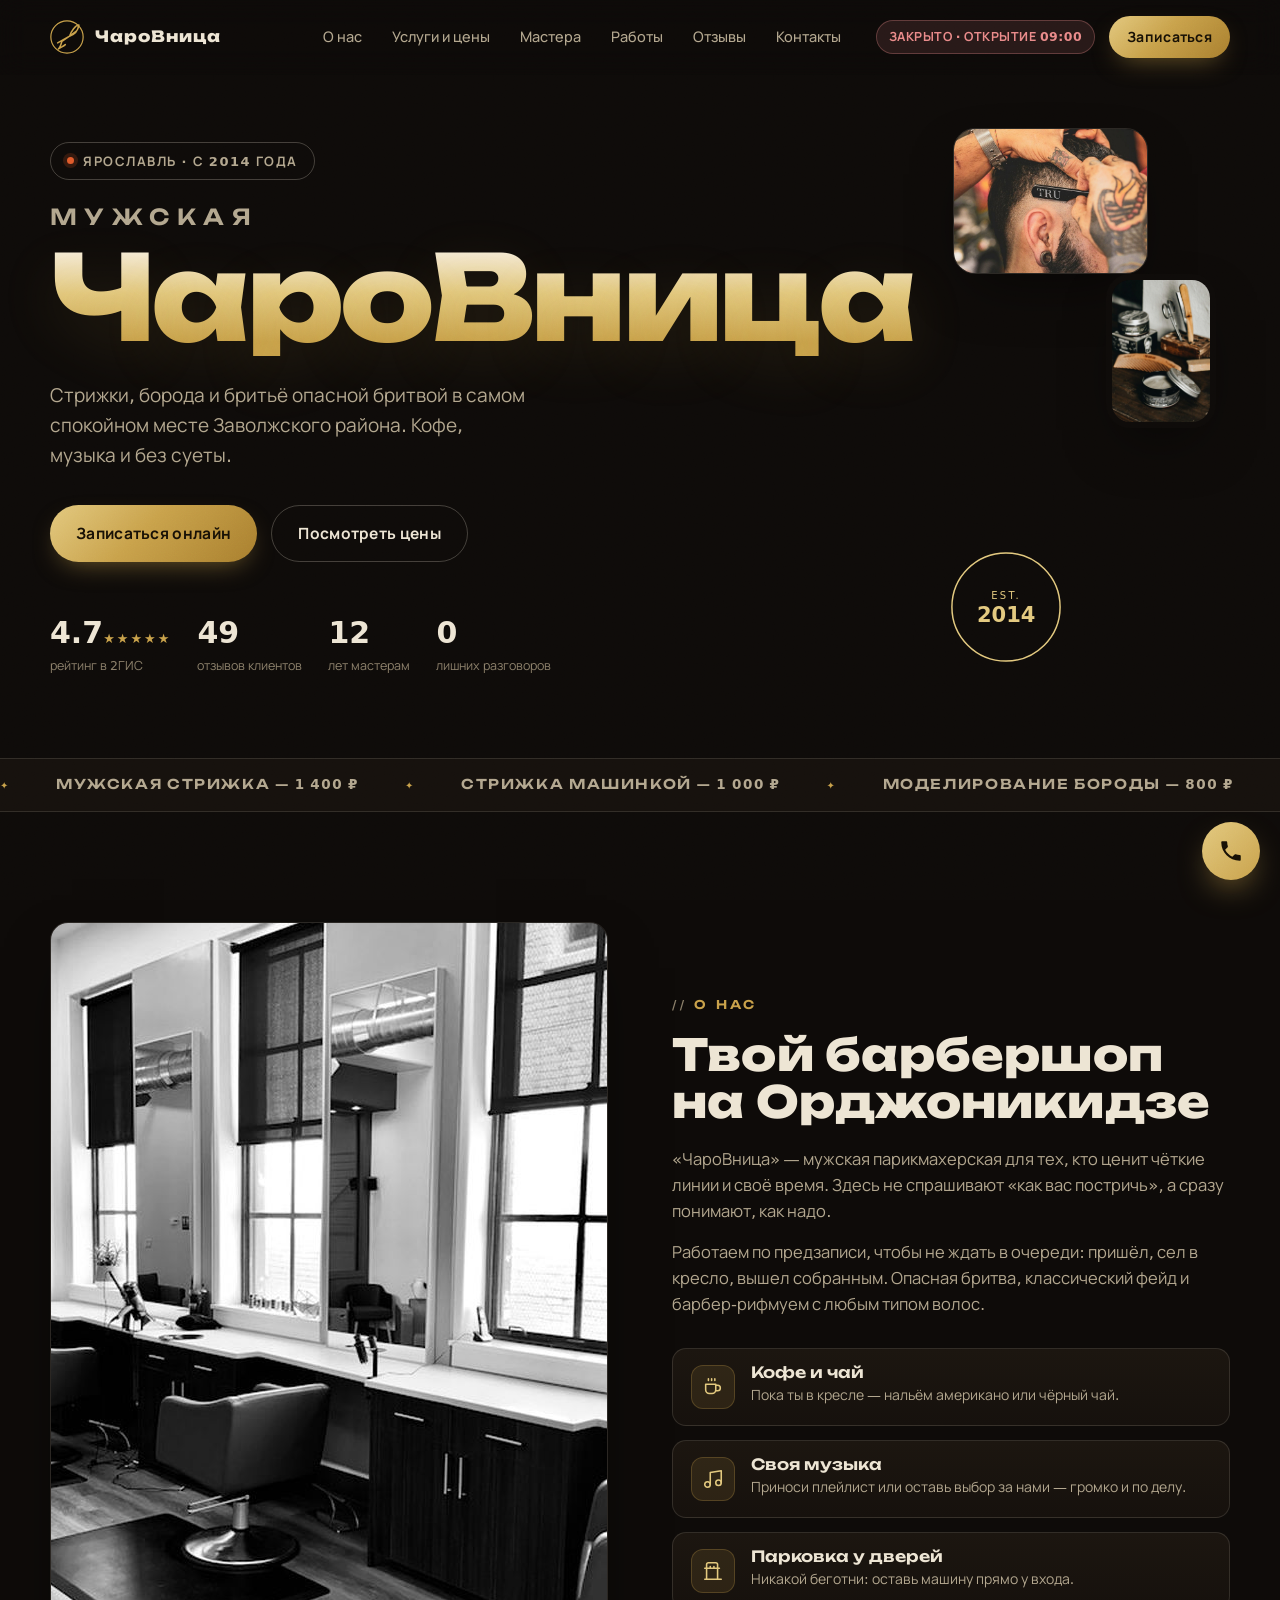
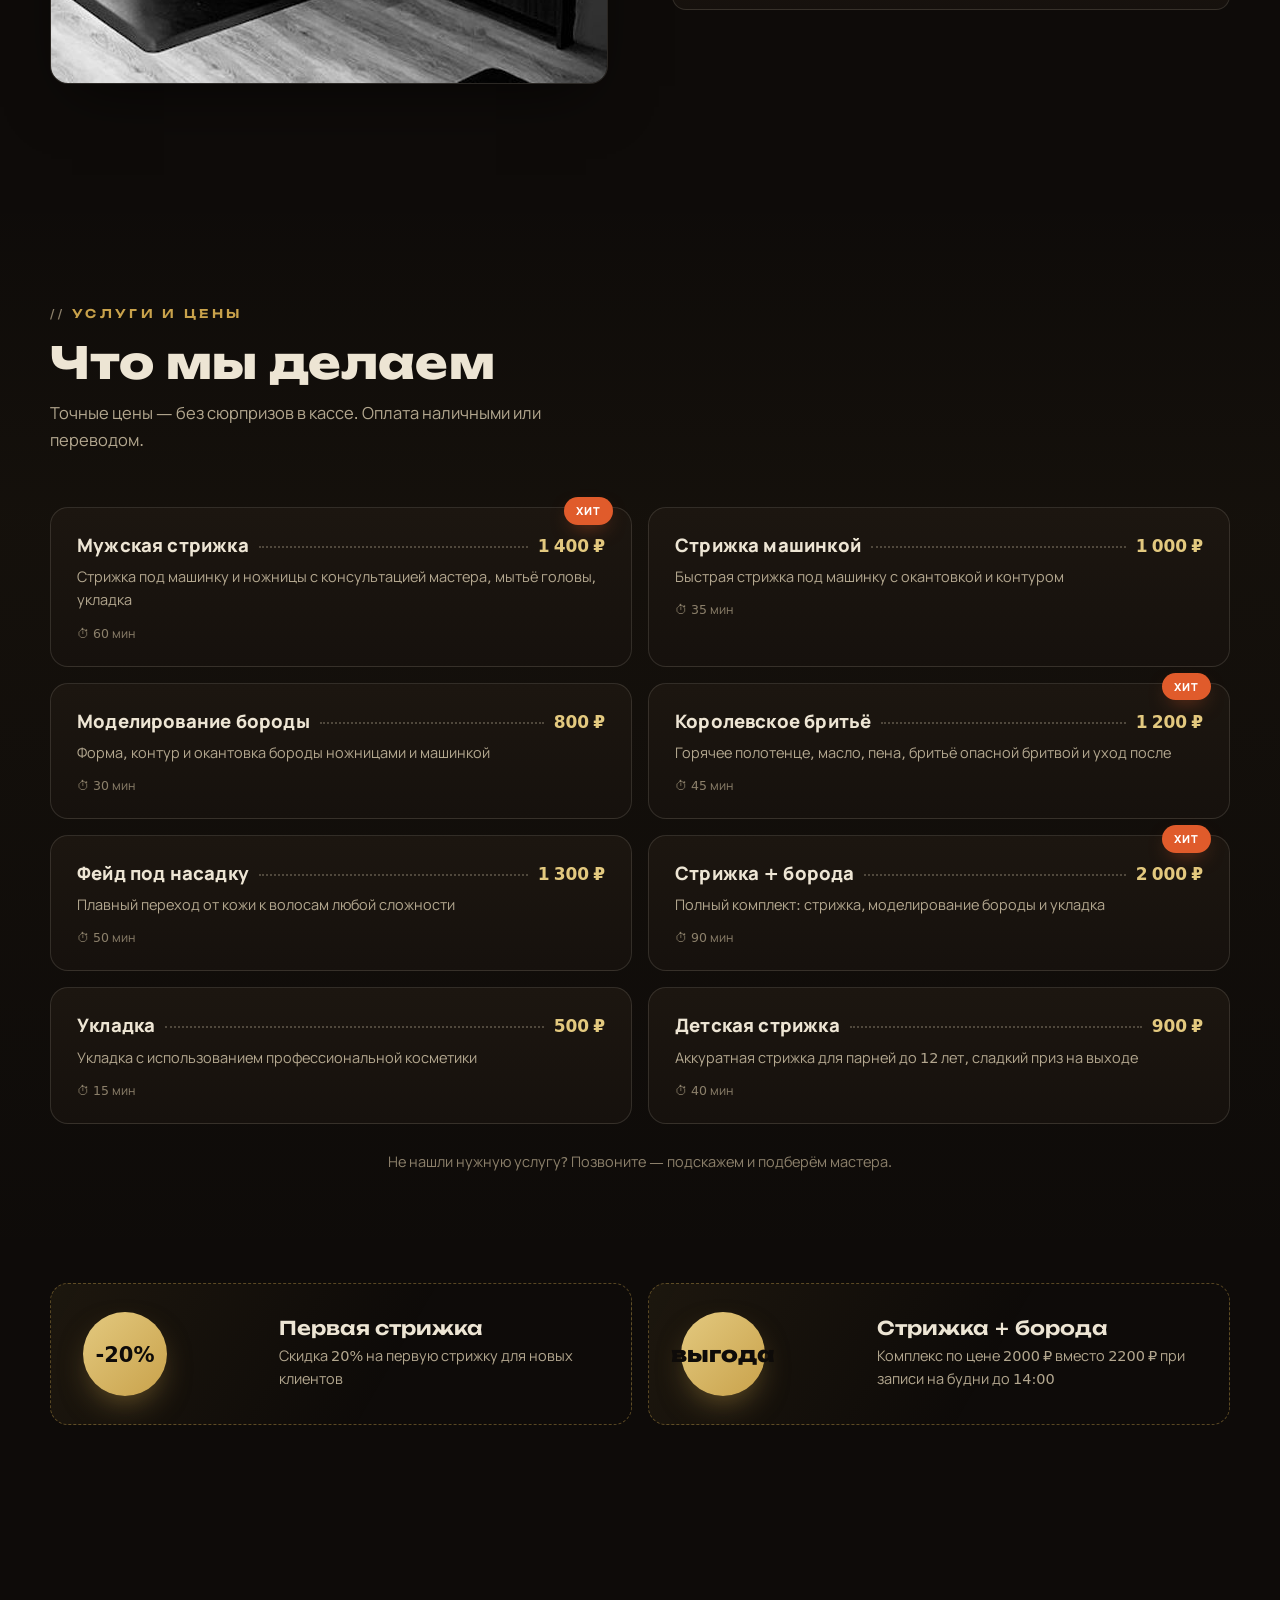
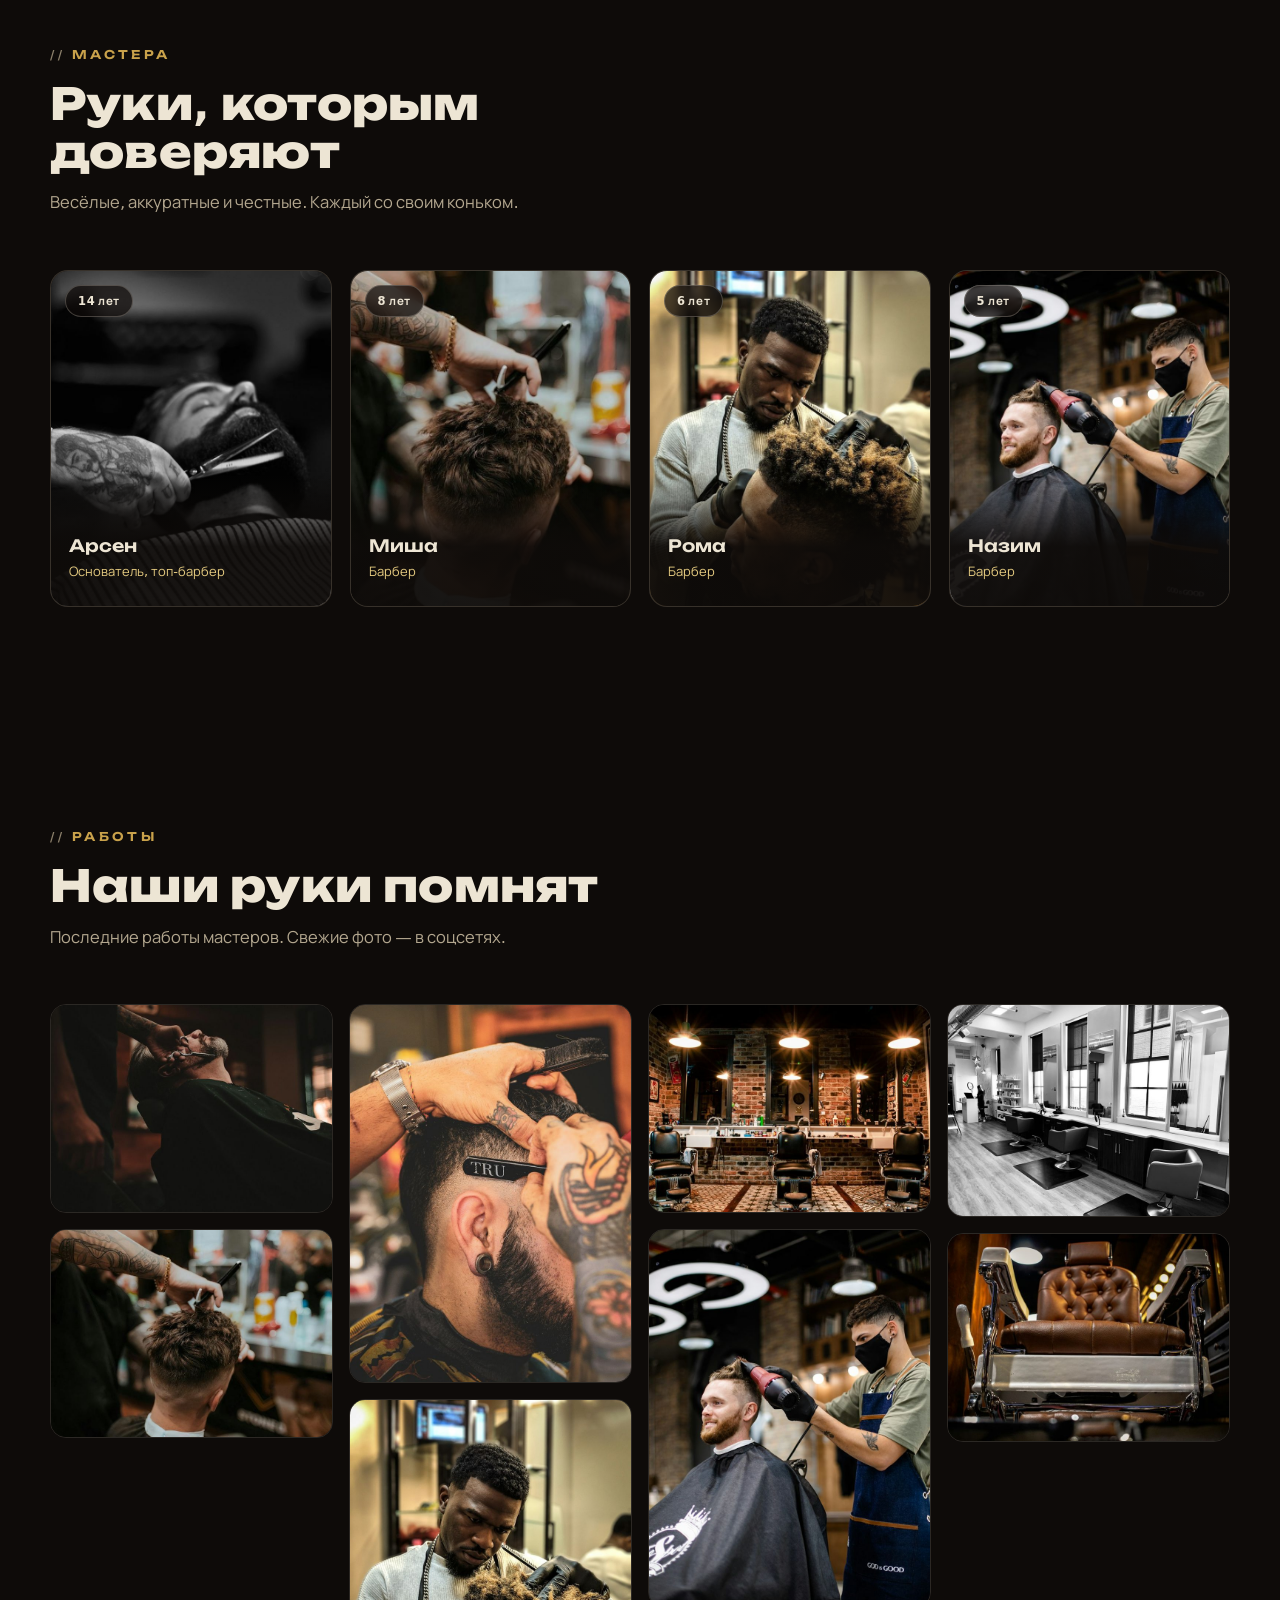
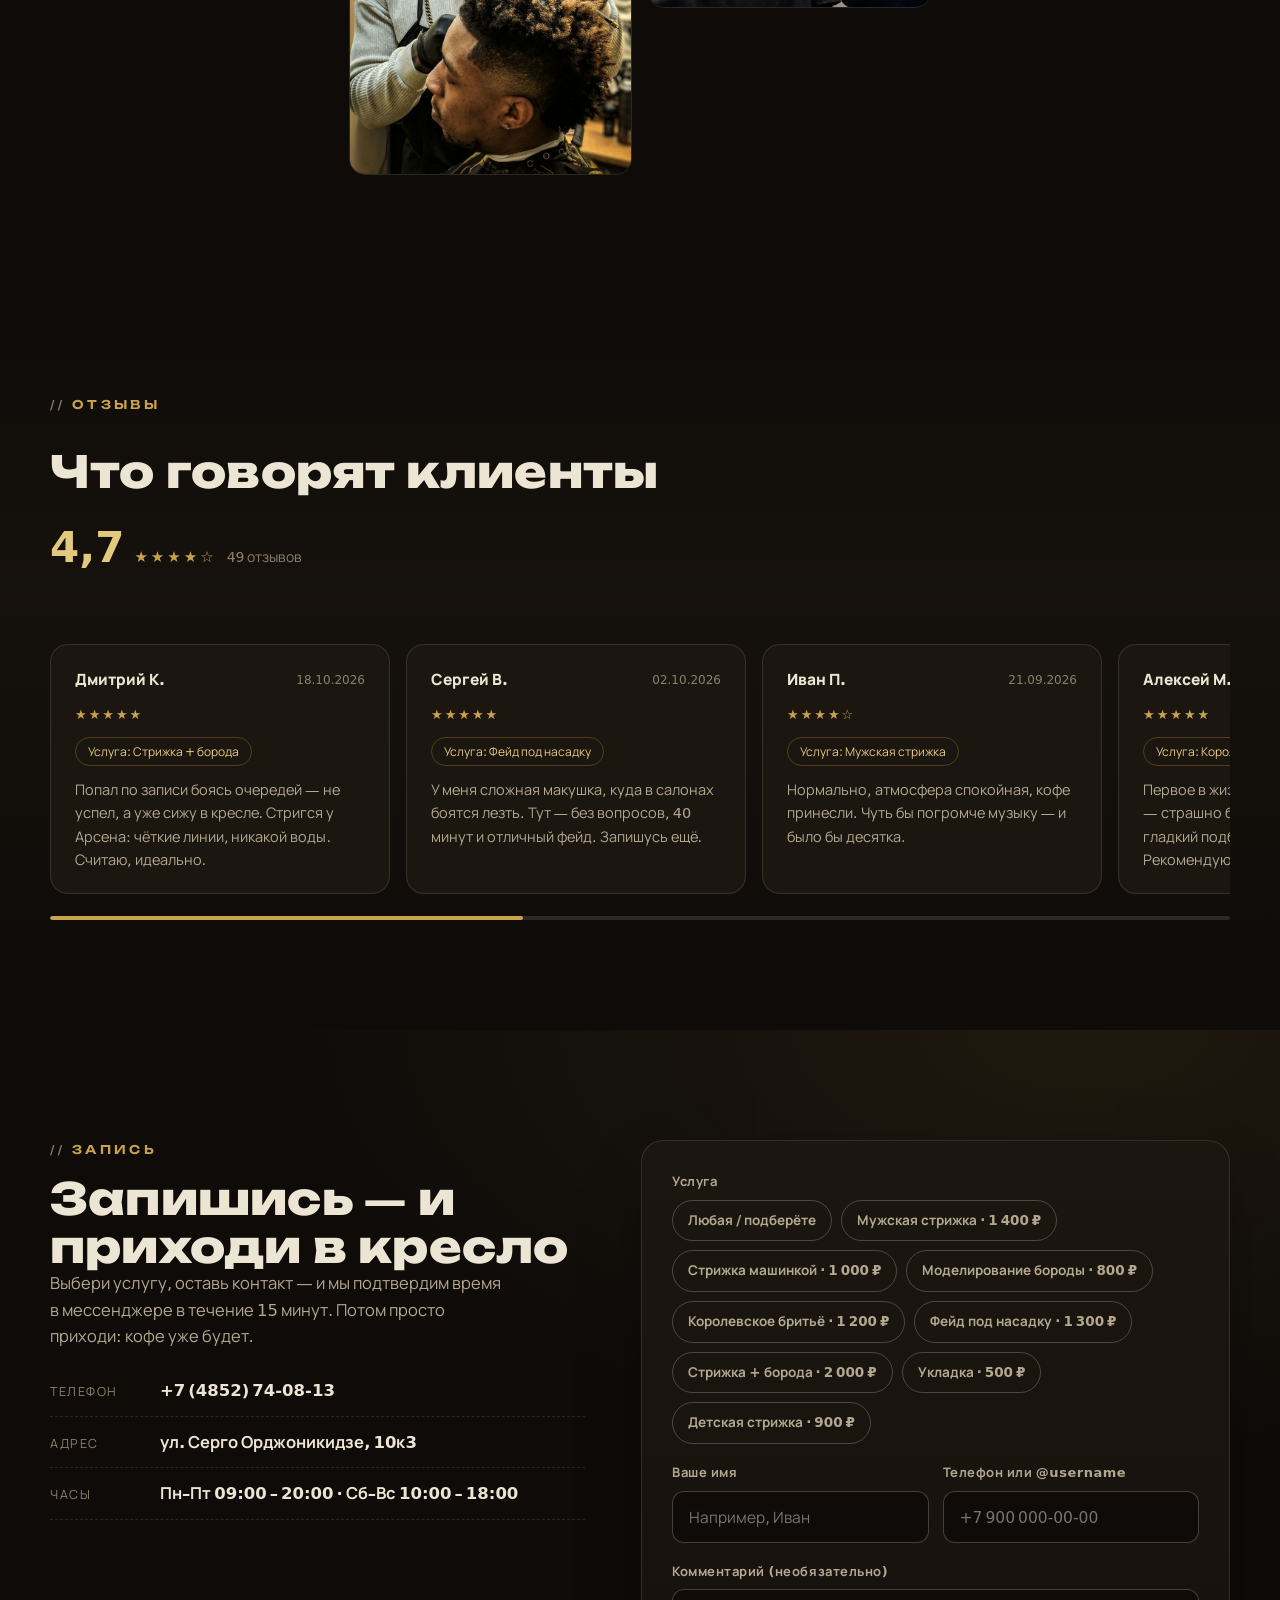
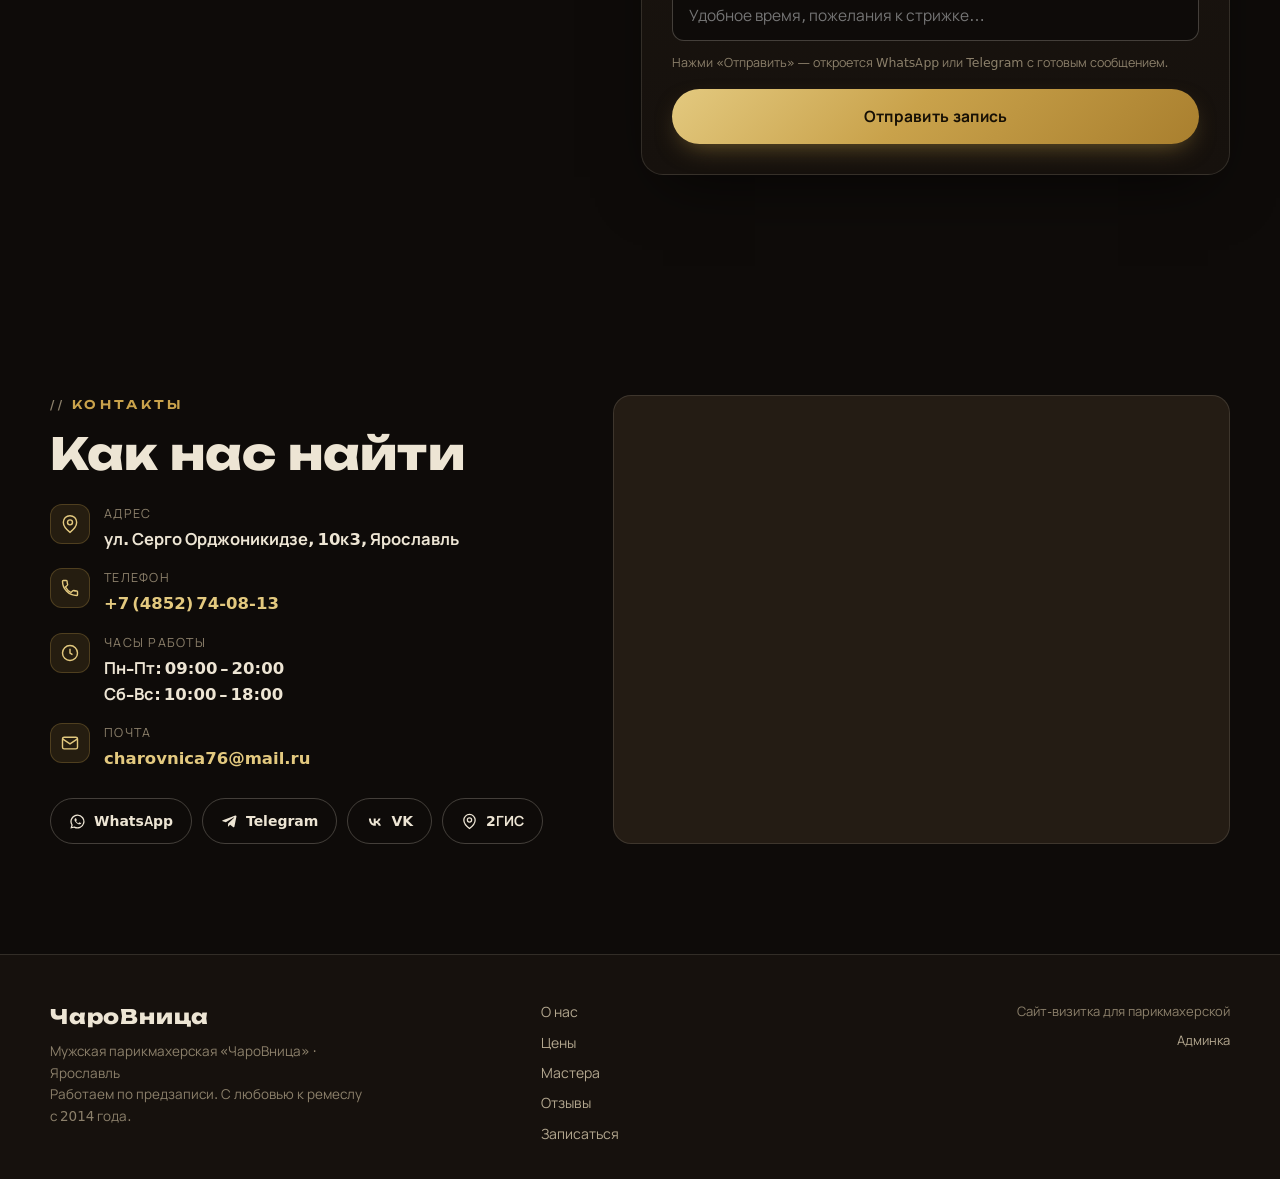
<file: index.html>
<!doctype html>
<html lang="ru">
<head>
<meta charset="utf-8">
<meta name="viewport" content="width=device-width, initial-scale=1">
<meta name="theme-color" content="#0E0B09">
<title>ЧароВница — мужская парикмахерская в Ярославле</title>
<meta name="description" content="Мужская парикмахерская «ЧароВница» в Ярославле: стрижки, борода, бритьё опасной бритвой. ул. Серго Орджоникидзе, 10к3. Запись онлайн.">
<meta property="og:title" content="ЧароВница — мужская парикмахерская">
<meta property="og:type" content="website">
<meta property="og:description" content="Стрижки, борода и бритьё опасной бритвой. ул. Серго Орджоникидзе, 10к3, Ярославль. Запись онлайн.">
<meta property="og:image" content="assets/img/hero-barber.jpg">
<link rel="icon" href="assets/favicon.svg" type="image/svg+xml">
<script type="application/ld+json">
{
  "@context": "https://schema.org",
  "@type": "BarberShop",
  "name": "ЧароВница",
  "description": "Мужская парикмахерская в Ярославле: стрижки, борода, бритьё опасной бритвой.",
  "image": "assets/img/hero-barber.jpg",
  "priceRange": "₽₽",
  "telephone": "+74852740813",
  "email": "charovnica76@mail.ru",
  "address": {
    "@type": "PostalAddress",
    "streetAddress": "ул. Серго Орджоникидзе, 10к3",
    "addressLocality": "Ярославль",
    "addressCountry": "RU"
  },
  "geo": { "@type": "GeoCoordinates", "latitude": 57.6482, "longitude": 39.9482 },
  "aggregateRating": { "@type": "AggregateRating", "ratingValue": "4.7", "reviewCount": "49" },
  "openingHours": ["Mo-Fr 09:00-20:00", "Sa-Su 10:00-18:00"]
}
</script>
<link rel="stylesheet" href="assets/css/main.css">
</head>
<body>
<div class="noise" aria-hidden="true"></div>

<header class="site-header" id="siteHeader">
  <div class="container header-inner">
    <a class="brand" href="#top" aria-label="ЧароВница — наверх">
      <svg class="brand-mark" viewBox="0 0 40 40" aria-hidden="true">
        <circle cx="20" cy="20" r="19" fill="none" stroke="currentColor" stroke-width="1.4"/>
        <path d="M9 27 L23 19 M31 13 L23 19 M23 19 C25 13 30 6 34 6 C33 12 29 17 23 19 Z M23 19 L14 25 C13 29 12 32 10 34 C13 32 16 31 18 29" fill="none" stroke="currentColor" stroke-width="1.8" stroke-linecap="round" stroke-linejoin="round"/>
      </svg>
      <span class="brand-name">ЧароВница</span>
    </a>
    <nav class="main-nav" id="mainNav" aria-label="Основное меню">
      <a href="#about">О нас</a>
      <a href="#services">Услуги и цены</a>
      <a href="#team">Мастера</a>
      <a href="#gallery">Работы</a>
      <a href="#reviews">Отзывы</a>
      <a href="#contacts">Контакты</a>
    </nav>
    <div class="header-actions">
      <span class="open-badge" id="openBadge" hidden></span>
      <a class="btn btn-primary btn-sm" href="#booking">Записаться</a>
      <button class="nav-toggle" id="navToggle" aria-label="Открыть меню" aria-expanded="false" aria-controls="mainNav">
        <span></span><span></span><span></span>
      </button>
    </div>
  </div>
</header>

<main id="top">
  <!-- HERO -->
  <section class="hero" id="hero">
    <div class="container hero-grid">
      <div class="hero-copy">
        <p class="hero-badge reveal" id="heroBadge">Мужская парикмахерская</p>
        <h1 class="hero-title">
          <span class="hero-title-top" id="heroTitleTop">Мужская</span>
          <span class="hero-title-main" id="heroTitleMain">ЧароВница</span>
        </h1>
        <p class="hero-sub" id="heroSub">Стрижки, борода и бритьё опасной бритвой без суеты.</p>
        <div class="hero-cta">
          <a class="btn btn-primary" href="#booking">Записаться онлайн</a>
          <a class="btn btn-ghost" href="#services">Посмотреть цены</a>
        </div>
        <ul class="hero-stats" id="heroStats"></ul>
      </div>
      <div class="hero-visual">
        <figure class="hero-photo hero-photo-main reveal">
          <img id="heroPhotoMain" src="assets/img/hero-barber.jpg" alt="Стрижка в барбершопе Чаровница" width="1200" height="900" loading="eager">
        </figure>
        <figure class="hero-photo hero-photo-side reveal">
          <img id="heroPhotoSide" src="assets/img/hero-shave.jpg" alt="Инструменты барбера" width="900" height="1200" loading="eager">
        </figure>
        <div class="hero-stamp" aria-hidden="true">
          <svg viewBox="0 0 120 120"><circle cx="60" cy="60" r="55" fill="none" stroke="currentColor" stroke-width="1.5"/></svg>
          <span>est.</span><strong>2014</strong>
        </div>
      </div>
    </div>
    <div class="ticker" aria-hidden="true">
      <div class="ticker-track" id="tickerTrack">
        <span class="ticker-item">Мужская стрижка — 1 400 ₽</span>
        <span class="ticker-item">Борода — 800 ₽</span>
        <span class="ticker-item">Королевское бритьё — 1 200 ₽</span>
        <span class="ticker-item">Стрижка + борода — 2 000 ₽</span>
        <span class="ticker-item">Фейд под насадку — 1 300 ₽</span>
        <span class="ticker-item">Детская стрижка — 900 ₽</span>
      </div>
    </div>
  </section>

  <!-- ABOUT -->
  <section class="section about" id="about">
    <div class="container about-grid">
      <figure class="about-photo reveal">
        <img id="aboutPhoto" src="assets/img/about-interior.jpg" alt="Интерьер барбершопа Чаровница" width="1200" height="760" loading="lazy">
      </figure>
      <div class="about-copy">
        <p class="section-kicker" id="aboutKicker">О нас</p>
        <h2 class="section-title" id="aboutTitle">Твой барбершоп на Орджоникидзе</h2>
        <div class="about-text" id="aboutText"></div>
        <ul class="feature-list" id="featureList"></ul>
      </div>
    </div>
  </section>

  <!-- SERVICES -->
  <section class="section services" id="services">
    <div class="container">
      <div class="section-head reveal">
        <p class="section-kicker">Услуги и цены</p>
        <h2 class="section-title">Что мы делаем</h2>
        <p class="section-note">Точные цены — без сюрпризов в кассе. Оплата наличными или переводом.</p>
      </div>
      <div class="services-grid" id="servicesGrid"></div>
      <p class="services-foot reveal" id="servicesFoot">Не нашли нужную услугу? Позвоните — подскажем и подберём мастера.</p>
    </div>
  </section>

  <!-- OFFERS -->
  <section class="offers" id="offers">
    <div class="container offers-grid" id="offersGrid"></div>
  </section>

  <!-- TEAM -->
  <section class="section team" id="team">
    <div class="container">
      <div class="section-head reveal">
        <p class="section-kicker">Мастера</p>
        <h2 class="section-title">Руки, которым доверяют</h2>
        <p class="section-note">Весёлые, аккуратные и честные. Каждый со своим коньком.</p>
      </div>
      <div class="team-grid" id="teamGrid"></div>
    </div>
  </section>

  <!-- GALLERY -->
  <section class="section gallery" id="gallery">
    <div class="container">
      <div class="section-head reveal">
        <p class="section-kicker">Работы</p>
        <h2 class="section-title">Наши руки помнят</h2>
        <p class="section-note">Последние работы мастеров. Свежие фото — в соцсетях.</p>
      </div>
      <div class="gallery-grid" id="galleryGrid"></div>
    </div>
  </section>

  <!-- REVIEWS -->
  <section class="section reviews" id="reviews">
    <div class="container">
      <div class="section-head reveal">
        <p class="section-kicker">Отзывы</p>
        <h2 class="section-title">Что говорят клиенты</h2>
        <div class="rating-summary" id="ratingSummary">
          <span class="rating-big" id="ratingBig">4.7</span>
          <span class="stars" id="ratingStars" aria-label="Рейтинг 4.7 из 5"></span>
          <span class="rating-count" id="ratingCount">49 отзывов</span>
        </div>
      </div>
      <div class="reviews-scroll" id="reviewsScroll" tabindex="0"></div>
      <div class="reviews-scrollbar" id="reviewsBar" aria-hidden="true"><span></span></div>
    </div>
  </section>

  <!-- BOOKING -->
  <section class="section booking" id="booking">
    <div class="container booking-wrap">
      <div class="booking-copy reveal">
        <p class="section-kicker">Запись</p>
        <h2 class="section-title" id="bookingTitle">Запишись — и приходи в кресло</h2>
        <p class="booking-text" id="bookingText"></p>
        <ul class="booking-contacts">
          <li><a href="tel:"><span class="bk-label">Телефон</span><span id="bkPhone">+7 (4852) 74-08-13</span></a></li>
          <li><span class="bk-label">Адрес</span><span id="bkAddress">ул. Серго Орджоникидзе, 10к3</span></li>
          <li><span class="bk-label">Часы</span><span id="bkHours">Пн–Пт 09:00–20:00 · Сб–Вс 10:00–18:00</span></li>
        </ul>
      </div>
      <form class="booking-form reveal" id="bookingForm">
        <label class="field">
          <span>Услуга</span>
          <div class="chips" id="serviceChips" role="group" aria-label="Выбор услуги"></div>
        </label>
        <div class="field-row">
          <label class="field">
            <span>Ваше имя</span>
            <input type="text" id="bkName" required placeholder="Например, Иван" autocomplete="name">
          </label>
          <label class="field">
            <span>Телефон или @username</span>
            <input type="text" id="bkContact" required placeholder="+7 900 000-00-00" autocomplete="tel">
          </label>
        </div>
        <label class="field">
          <span>Комментарий (необязательно)</span>
          <input type="text" id="bkComment" placeholder="Удобное время, пожелания к стрижке…">
        </label>
        <p class="form-note" id="bookingNote"></p>
        <div class="form-actions">
          <button type="submit" class="btn btn-primary btn-block" id="bkSubmit">Отправить запись</button>
        </div>
      </form>
    </div>
  </section>

  <!-- CONTACTS -->
  <section class="section contacts" id="contacts">
    <div class="container contacts-wrap">
      <div class="contacts-info reveal">
        <p class="section-kicker">Контакты</p>
        <h2 class="section-title">Как нас найти</h2>
        <dl class="contacts-list" id="contactsList"></dl>
        <div class="socials" id="socials"></div>
      </div>
      <div class="map reveal" id="mapBlock">
        <iframe id="mapFrame" title="Чаровница на карте" loading="lazy" referrerpolicy="no-referrer-when-downgrade"></iframe>
      </div>
    </div>
  </section>
</main>

<footer class="site-footer">
  <div class="container footer-inner">
    <div class="footer-brand">
      <span class="footer-name" id="footerName">ЧароВница</span>
      <p id="footerText"></p>
    </div>
    <nav class="footer-nav" aria-label="Нижнее меню">
      <a href="#about">О нас</a>
      <a href="#services">Цены</a>
      <a href="#team">Мастера</a>
      <a href="#reviews">Отзывы</a>
      <a href="#booking">Записаться</a>
    </nav>
    <p class="footer-meta">
      <span id="footerDev">Сайт-визитка для парикмахерской</span>
      <a href="admin.html">Админка</a>
    </p>
  </div>
</footer>

<div class="toast" id="toast" role="status" aria-live="polite" hidden></div>
<a class="fab" id="fabPhone" href="tel:" aria-label="Позвонить">
  <svg viewBox="0 0 24 24" aria-hidden="true"><path d="M6.6 10.8c1.4 2.8 3.8 5.1 6.6 6.6l2.2-2.2c.3-.3.7-.4 1-.2 1.1.4 2.3.6 3.6.6.6 0 1 .4 1 1V20c0 .6-.4 1-1 1C10.6 21 3 13.4 3 4c0-.6.4-1 1-1h3.5c.6 0 1 .4 1 1 0 1.2.2 2.4.6 3.6.1.3 0 .7-.2 1l-2.3 2.2z" fill="currentColor"/></svg>
</a>

<script src="assets/js/main.js" defer></script>
</body>
</html>
</file>
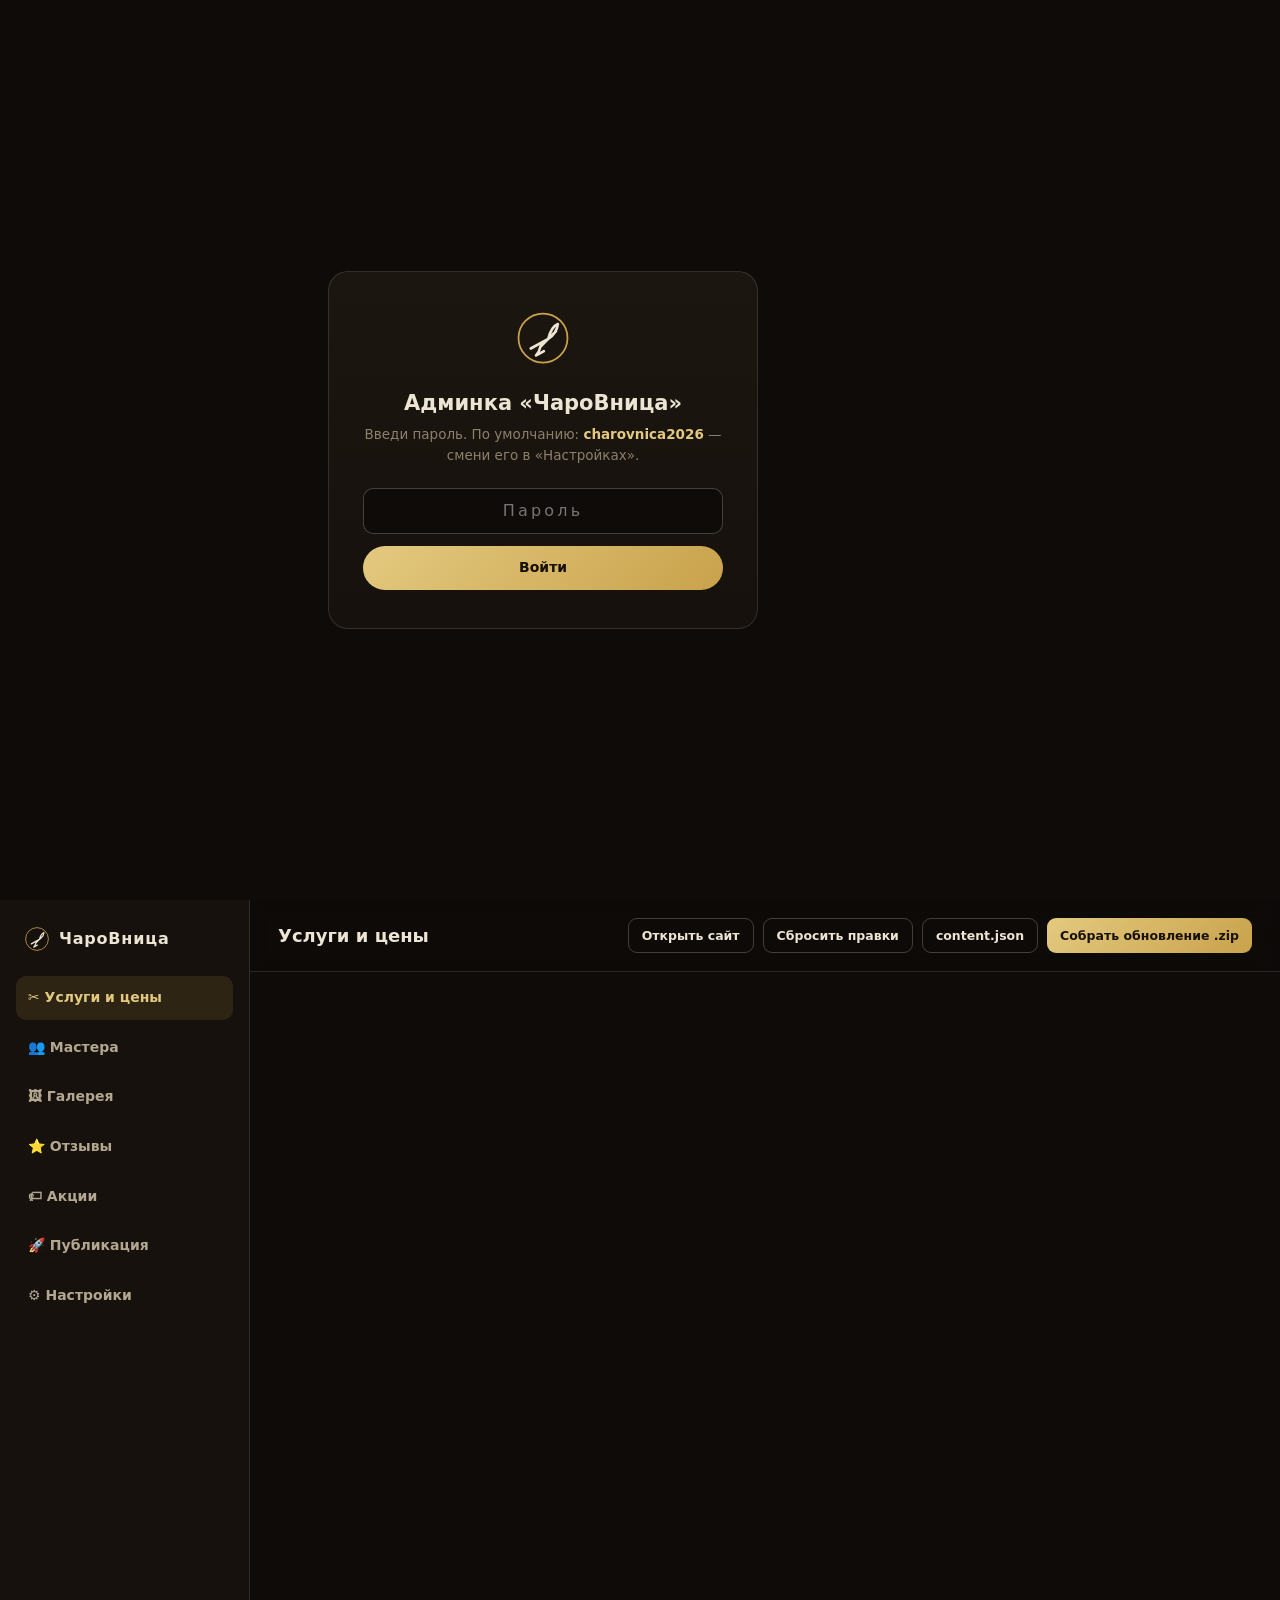
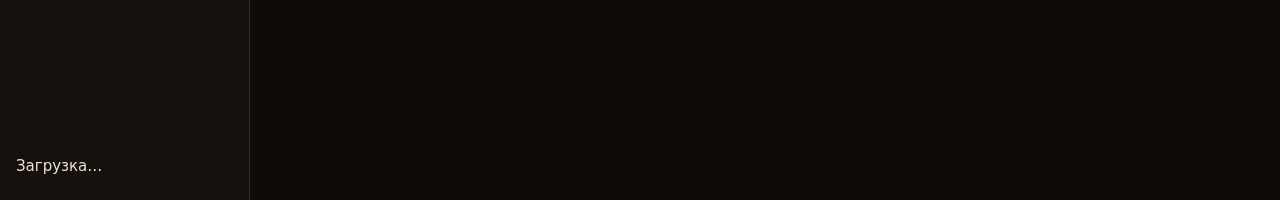
<file: admin.html>
<!doctype html>
<html lang="ru">
<head>
<meta charset="utf-8">
<meta name="viewport" content="width=device-width, initial-scale=1">
<title>Админка — ЧароВница</title>
<meta name="robots" content="noindex, nofollow">
<link rel="icon" href="assets/favicon.svg" type="image/svg+xml">
<style>
:root{
  --ink:#0E0B09;--ink2:#16110D;--panel:#1C1610;--panel2:#241C14;
  --cream:#EDE5D4;--bone:#B3A78F;--dim:#8C806B;--brass:#C9A24B;--soft:#E3C97F;--ember:#E05B2B;
  --line:rgba(237,229,212,.13);--line2:rgba(237,229,212,.24);
  --good:#7FD99A;--bad:#E98A8A;
  --f-d:'Unbounded',system-ui,sans-serif;--f-b:'Manrope',system-ui,sans-serif;
}
*{box-sizing:border-box;margin:0;padding:0}
html{color-scheme:dark}
body{background:var(--ink);color:var(--cream);font-family:var(--f-b);font-size:15px;line-height:1.55}
h1,h2,h3{font-family:var(--f-d)}
button{font:inherit;cursor:pointer;border:0;background:none;color:inherit}
input,select,textarea{font:inherit;color:var(--cream);background:var(--ink);border:1.5px solid var(--line2);border-radius:10px;padding:10px 12px;width:100%;transition:border-color .15s}
input:focus,select:focus,textarea:focus{outline:none;border-color:var(--brass)}
textarea{resize:vertical;min-height:70px}
label{display:grid;gap:6px;font-size:12.5px;font-weight:700;color:var(--bone);letter-spacing:.03em}
.btn{display:inline-flex;align-items:center;justify-content:center;gap:8px;padding:11px 20px;border-radius:999px;font-weight:700;font-size:14px;transition:all .15s;white-space:nowrap}
.btn:disabled{opacity:.45;cursor:not-allowed}
.btn-p{background:linear-gradient(135deg,var(--soft),var(--brass));color:#171005}
.btn-p:hover:not(:disabled){transform:translateY(-1px)}
.btn-g{border:1.5px solid var(--line2);color:var(--cream)}
.btn-g:hover:not(:disabled){border-color:var(--brass);color:var(--soft)}
.btn-danger{background:rgba(233,138,138,.15);color:#F2A0A0;border:1px solid rgba(233,138,138,.35)}
.btn-danger:hover{background:rgba(233,138,138,.26)}
.btn-sm{padding:7px 13px;font-size:12.5px;border-radius:9px}
.icon{width:16px;height:16px;flex:none}

/* login */
.login-wrap{min-height:100vh;display:grid;place-content:center;padding:20px}
.login-card{width:min(430px,100%);background:linear-gradient(180deg,var(--panel),var(--ink2));border:1px solid var(--line);border-radius:20px;padding:38px 34px;text-align:center}
.login-card h1{font-size:21px;margin:14px 0 4px}
.login-card p{color:var(--dim);font-size:13.5px;margin-bottom:22px}
.login-card form{display:grid;gap:12px}
.login-card input{text-align:center;font-size:16px;letter-spacing:.2em}

/* layout */
.app{display:grid;grid-template-columns:250px 1fr;min-height:100vh}
.sidebar{background:var(--ink2);border-right:1px solid var(--line);padding:22px 16px;display:flex;flex-direction:column;gap:6px}
.sidebar .s-logo{font-family:var(--f-d);font-weight:800;font-size:16px;letter-spacing:.05em;display:flex;align-items:center;gap:9px;padding:4px 8px 18px}
.sidebar .s-logo svg{width:26px;height:26px;color:var(--brass)}
.tab-btn{display:flex;align-items:center;gap:10px;text-align:left;padding:11px 12px;border-radius:10px;color:var(--bone);font-weight:600;font-size:14px;transition:all .12s}
.tab-btn:hover{background:rgba(237,229,212,.05);color:var(--cream)}
.tab-btn.active{background:rgba(201,162,75,.13);color:var(--soft)}
.sidebar .spacer{flex:1}
.side-status{font-size:12px;color:var(--dim);padding:8px;border-top:1px solid var(--line)}

.main{min-width:0}
.topbar{display:flex;align-items:center;gap:14px;justify-content:space-between;padding:18px 28px;border-bottom:1px solid var(--line);position:sticky;top:0;background:rgba(14,11,9,.85);backdrop-filter:blur(10px);z-index:10}
.topbar h2{font-size:18px;font-weight:600}
.topbar-actions{display:flex;gap:9px;flex-wrap:wrap}

.view{padding:26px 28px 60px;max-width:1100px}
.banner{background:rgba(201,162,75,.09);border:1px dashed rgba(201,162,75,.4);border-radius:14px;padding:14px 18px;font-size:13.5px;color:var(--bone);margin-bottom:24px}
.banner strong{color:var(--soft)}

.items{display:grid;gap:14px}
.item{background:linear-gradient(180deg,var(--panel),var(--ink2));border:1px solid var(--line);border-radius:14px;padding:16px 18px}
.item-head{display:flex;align-items:center;gap:12px;justify-content:space-between;margin-bottom:12px}
.item-head .t{font-weight:800;font-size:15.5px}
.item-head .sub{font-size:12.5px;color:var(--dim)}
.item-actions{display:flex;gap:8px}
.item-form{display:grid;grid-template-columns:repeat(2,1fr);gap:12px;border-top:1px solid var(--line);padding-top:14px}
.item-form .full{grid-column:1/-1}
.item-form .mini{grid-column:1/-1;display:flex;gap:10px;align-items:center;justify-content:flex-end;padding-top:4px}

.add-btn{align-self:start;margin-top:4px}
.empty{color:var(--dim);font-size:14px;padding:18px 0}

/* настройки */
.settings{display:grid;gap:20px}
.settings fieldset{border:1px solid var(--line);border-radius:14px;padding:18px 20px;background:linear-gradient(180deg,var(--panel),var(--ink2));display:grid;gap:14px}
.settings legend{font-family:var(--f-d);font-size:13px;font-weight:600;color:var(--soft);padding:0 8px;letter-spacing:.06em}
.grid2{display:grid;grid-template-columns:1fr 1fr;gap:12px}
.grid3{display:grid;grid-template-columns:repeat(3,1fr);gap:12px}
.grid4{display:grid;grid-template-columns:repeat(4,1fr);gap:12px}
.hint{font-size:12px;color:var(--dim)}

.toast{position:fixed;left:50%;bottom:24px;transform:translateX(-50%);background:var(--panel2);border:1px solid var(--line2);padding:13px 22px;border-radius:12px;font-weight:600;font-size:14px;z-index:99;opacity:0;transition:all .25s;max-width:min(430px,90vw);text-align:center}
.toast.show{opacity:1}
.toast.err{border-color:rgba(233,138,138,.5);color:#F2A0A0}
.publish-log{max-height:220px;overflow:auto;background:var(--ink);border:1px solid var(--line);border-radius:10px;padding:12px 14px}
.publish-log div{margin-bottom:4px}

@media(max-width:860px){
  .app{grid-template-columns:1fr}
  .sidebar{flex-direction:row;flex-wrap:wrap;align-items:center;border-right:0;border-bottom:1px solid var(--line);padding:12px}
  .sidebar .s-logo{display:none}
  .spacer{display:none}
  .item-form,.grid2,.grid3{grid-template-columns:1fr}
  .view{padding:20px 16px 60px}
  .topbar{padding:14px 16px;flex-wrap:wrap}
}
</style>
</head>
<body>

<div class="login-wrap" id="loginWrap">
  <div class="login-card">
    <svg viewBox="0 0 64 64" style="width:56px;height:56px;color:var(--brass)" aria-hidden="true">
      <circle cx="32" cy="32" r="28" fill="none" stroke="currentColor" stroke-width="2"/>
      <g stroke="#EDE5D4" stroke-width="3" stroke-linecap="round" stroke-linejoin="round" fill="none">
        <path d="M18 44 L38 33 M47 24 L38 33 M38 33 C40 25 44 18 49 16 C48 24 44 29 38 33 Z M38 33 L29 42 C28 47 26 50 24 52 C27 50 30 49 33 47"/>
      </g>
    </svg>
    <h1>Админка «ЧароВница»</h1>
    <p>Введи пароль. По умолчанию: <strong style="color:var(--soft)">charovnica2026</strong> — смени его в «Настройках».</p>
    <form id="loginForm">
      <input type="password" id="loginPass" placeholder="Пароль" autocomplete="current-password" required>
      <div id="loginErr" style="display:none;background:rgba(233,138,138,.12);border:1px solid rgba(233,138,138,.35);color:#F2A0A0;border-radius:10px;padding:10px 12px;font-size:13px;font-weight:600">Неверный пароль. По умолчанию: <b>charovnica2026</b> (смени его потом в «Настройках»).</div>
      <button class="btn btn-p" type="submit">Войти</button>
    </form>
  </div>
</div>

<div class="app" id="app" hidden>
  <aside class="sidebar">
    <div class="s-logo">
      <svg viewBox="0 0 64 64" aria-hidden="true"><circle cx="32" cy="32" r="28" fill="none" stroke="currentColor" stroke-width="2"/><g stroke="#EDE5D4" stroke-width="3" stroke-linecap="round" stroke-linejoin="round" fill="none"><path d="M18 44 L38 33 M47 24 L38 33 M38 33 C40 25 44 18 49 16 C48 24 44 29 38 33 Z M38 33 L29 42 C28 47 26 50 24 52 C27 50 30 49 33 47"/></g></svg>
      ЧароВница
    </div>
    <button class="tab-btn active" data-view="services">✂️ Услуги и цены</button>
    <button class="tab-btn" data-view="team">👥 Мастера</button>
    <button class="tab-btn" data-view="gallery">🖼 Галерея</button>
    <button class="tab-btn" data-view="reviews">⭐ Отзывы</button>
    <button class="tab-btn" data-view="offers">🏷 Акции</button>
    <button class="tab-btn" data-view="publish">🚀 Публикация</button>
    <button class="tab-btn" data-view="settings">⚙️ Настройки</button>
    <div class="spacer"></div>
    <div class="s-status" id="sStatus">Загрузка…</div>
  </aside>

  <div class="main">
    <div class="topbar">
      <h2 id="viewTitle">Услуги и цены</h2>
      <div class="topbar-actions">
        <button class="btn btn-g btn-sm" id="sameViewBtn">Открыть сайт</button>
        <button class="btn btn-g btn-sm" id="resetLocalBtn">Сбросить правки</button>
        <button class="btn btn-g btn-sm" id="dlJsonBtn">content.json</button>
        <button class="btn btn-p btn-sm" id="zipBtn">Собрать обновление .zip</button>
      </div>
    </div>
    <div class="view" id="view"></div>
  </div>
</div>

<div class="toast" id="toast"></div>

<script src="assets/js/admin.js?v=3" defer></script>
</body>
</html>
</file>
<file: assets/css/main.css>
/* ============================================================
   ЧароВница — мужская парикмахерская
   Design system: тёмный барбершоп, латунь на костяном, мясной акцент
   ============================================================ */

@font-face {
  font-family: 'Unbounded';
  src: url('../fonts/unbounded-cyrillic-400.woff2') format('woff2');
  font-weight: 400; font-style: normal; font-display: swap;
}
@font-face {
  font-family: 'Unbounded';
  src: url('../fonts/unbounded-cyrillic-600.woff2') format('woff2');
  font-weight: 600; font-style: normal; font-display: swap;
}
@font-face {
  font-family: 'Unbounded';
  src: url('../fonts/unbounded-cyrillic-800.woff2') format('woff2');
  font-weight: 800; font-style: normal; font-display: swap;
}
@font-face {
  font-family: 'Manrope';
  src: url('../fonts/manrope-cyrillic-400.woff2') format('woff2');
  font-weight: 400; font-style: normal; font-display: swap;
}
@font-face {
  font-family: 'Manrope';
  src: url('../fonts/manrope-cyrillic-500.woff2') format('woff2');
  font-weight: 500; font-style: normal; font-display: swap;
}
@font-face {
  font-family: 'Manrope';
  src: url('../fonts/manrope-cyrillic-700.woff2') format('woff2');
  font-weight: 700; font-style: normal; font-display: swap;
}
@font-face {
  font-family: 'Manrope';
  src: url('../fonts/manrope-cyrillic-800.woff2') format('woff2');
  font-weight: 800; font-style: normal; font-display: swap;
}

:root {
  --ink: #0E0B09;
  --ink-2: #16110D;
  --carbon: #1C1610;
  --carbon-2: #241C14;
  --cream: #EDE5D4;
  --bone: #B3A78F;
  --bone-dim: #8C806B;
  --brass: #C9A24B;
  --brass-soft: #E3C97F;
  --ember: #E05B2B;
  --line: rgba(237, 229, 212, 0.13);
  --line-strong: rgba(237, 229, 212, 0.24);
  --grain: url("data:image/svg+xml,%3Csvg xmlns='http://www.w3.org/2000/svg' width='140' height='140'%3E%3Cfilter id='n'%3E%3CfeTurbulence type='fractalNoise' baseFrequency='0.9' numOctaves='2'/%3E%3C/filter%3E%3Crect width='100%25' height='100%25' filter='url(%23n)' opacity='0.055'/%3E%3C/svg%3E");
  --font-display: 'Unbounded', system-ui, sans-serif;
  --font-body: 'Manrope', system-ui, -apple-system, sans-serif;
  --shadow: 0 24px 60px -22px rgba(0, 0, 0, 0.65);
  --radius: 18px;
  --radius-sm: 10px;
  --container: 1180px;
  --header-h: 74px;
}

* { box-sizing: border-box; margin: 0; padding: 0; }

html { scroll-behavior: smooth; scroll-padding-top: calc(var(--header-h) + 12px); }

body {
  font-family: var(--font-body);
  background: var(--ink);
  color: var(--cream);
  line-height: 1.6;
  font-size: 16.5px;
  -webkit-font-smoothing: antialiased;
  overflow-x: hidden;
}

img { display: block; max-width: 100%; }
a { color: inherit; text-decoration: none; }
button { font: inherit; cursor: pointer; border: 0; background: none; color: inherit; }
ul, ol { list-style: none; }

::selection { background: var(--brass); color: var(--ink); }

h1, h2, h3, h4 { font-family: var(--font-display); line-height: 1.08; font-weight: 600; }

/* --- фон-зерно поверх всего --- */
.noise {
  position: fixed; inset: 0; z-index: 90; pointer-events: none;
  background: var(--grain); mix-blend-mode: overlay; opacity: .9;
}

.container { width: min(var(--container), 100% - 40px); margin-inline: auto; }

/* ---------- кнопки ---------- */
.btn {
  display: inline-flex; align-items: center; justify-content: center; gap: 10px;
  padding: 15px 26px; border-radius: 999px;
  font-weight: 700; font-size: 15.5px; letter-spacing: .02em;
  transition: transform .18s ease, box-shadow .18s ease, background .18s ease, color .18s ease;
  white-space: nowrap;
}
.btn:active { transform: translateY(1px) scale(.99); }

.btn-primary {
  background: linear-gradient(135deg, var(--brass-soft), var(--brass) 45%, #A97F2E);
  color: #171005;
  box-shadow: 0 10px 26px -10px rgba(201, 162, 75, .55);
}
.btn-primary:hover { transform: translateY(-2px); box-shadow: 0 16px 34px -12px rgba(201, 162, 75, .7); }

.btn-ghost {
  border: 1.5px solid var(--line-strong); color: var(--cream);
}
.btn-ghost:hover { border-color: var(--brass); color: var(--brass-soft); transform: translateY(-2px); }

.btn-block { width: 100%; }
.btn-sm { padding: 10px 18px; font-size: 14px; }

/* ---------- шапка ---------- */
.site-header {
  position: fixed; top: 0; left: 0; right: 0; z-index: 80;
  background: rgba(14, 11, 9, .62);
  -webkit-backdrop-filter: blur(14px); backdrop-filter: blur(14px);
  border-bottom: 1px solid transparent;
  transition: border-color .25s ease, background .25s ease;
}
.site-header.scrolled { background: rgba(14, 11, 9, .9); border-bottom-color: var(--line); }

.header-inner { display: flex; align-items: center; gap: 22px; height: var(--header-h); }

.brand { display: flex; align-items: center; gap: 11px; margin-right: auto; }
.brand-mark { width: 34px; height: 34px; color: var(--brass); flex: none; }
.brand-name { font-family: var(--font-display); font-weight: 800; font-size: 15.5px; letter-spacing: .06em; }

.main-nav { display: flex; gap: 4px; }
.main-nav a {
  padding: 9px 13px; border-radius: 10px; font-size: 14.5px; font-weight: 500;
  color: var(--bone); transition: color .15s ease, background .15s ease;
}
.main-nav a:hover { color: var(--cream); background: rgba(237, 229, 212, .06); }

.header-actions { display: flex; align-items: center; gap: 14px; }

.open-badge {
  font-size: 12.5px; font-weight: 700; letter-spacing: .04em;
  padding: 6px 12px; border-radius: 999px; text-transform: uppercase;
}
.open-badge.open { color: #7FD99A; background: rgba(127, 217, 154, .12); border: 1px solid rgba(127, 217, 154, .3); }
.open-badge.closed { color: #E98A8A; background: rgba(233, 138, 138, .12); border: 1px solid rgba(233, 138, 138, .3); }

.nav-toggle { display: none; flex-direction: column; gap: 5px; padding: 10px; }
.nav-toggle span { width: 24px; height: 2px; background: var(--cream); border-radius: 2px; transition: transform .25s ease, opacity .25s ease; }
.nav-toggle[aria-expanded="true"] span:nth-child(1) { transform: translateY(7px) rotate(45deg); }
.nav-toggle[aria-expanded="true"] span:nth-child(2) { opacity: 0; }
.nav-toggle[aria-expanded="true"] span:nth-child(3) { transform: translateY(-7px) rotate(-45deg); }

/* ---------- секции ---------- */
.section { padding: 110px 0; position: relative; }
.section-head { max-width: 640px; margin-bottom: 54px; }
.section-kicker {
  font-family: var(--font-display); font-size: 12px; font-weight: 600;
  letter-spacing: .28em; text-transform: uppercase; color: var(--brass);
  margin-bottom: 16px;
}
.section-kicker::before { content: "// "; color: var(--bone-dim); }
.section-title { font-size: clamp(28px, 3.6vw, 44px); font-weight: 800; letter-spacing: .005em; }
.section-note { margin-top: 14px; color: var(--bone); font-size: 16.5px; max-width: 560px; }

/* ---------- херо ---------- */
.hero { padding: calc(var(--header-h) + 54px) 0 0; }

.hero-grid {
  display: grid; grid-template-columns: 1.05fr .95fr; gap: 40px;
  align-items: center; padding-bottom: 70px;
}

.hero-badge {
  display: inline-flex; align-items: center; gap: 9px;
  font-size: 13px; font-weight: 600; letter-spacing: .12em; text-transform: uppercase;
  color: var(--bone); border: 1px solid var(--line-strong); border-radius: 999px;
  padding: 8px 16px; margin-bottom: 26px;
}
.hero-badge::before { content: ""; width: 7px; height: 7px; border-radius: 50%; background: var(--ember); box-shadow: 0 0 0 4px rgba(224, 91, 43, .18); }

.hero-title { font-weight: 800; line-height: .98; letter-spacing: -.02em; }
.hero-title-top {
  display: block; font-size: clamp(16px, 2vw, 22px); font-weight: 600;
  color: var(--bone); letter-spacing: .34em; text-transform: uppercase; margin-bottom: 12px;
}
.hero-title-main {
  display: block; font-size: clamp(52px, 9.5vw, 118px); letter-spacing: -.03em;
  background: linear-gradient(180deg, #F6EDDB 8%, var(--brass-soft) 46%, var(--brass) 88%);
  -webkit-background-clip: text; background-clip: text; color: transparent;
  text-shadow: 0 18px 60px rgba(201, 162, 75, .12);
}
.hero-sub { margin: 24px 0 34px; color: var(--bone); font-size: clamp(16px, 1.6vw, 19px); max-width: 480px; }

.hero-cta { display: flex; gap: 14px; flex-wrap: wrap; margin-bottom: 46px; }

.hero-stats { display: grid; grid-template-columns: repeat(4, auto); gap: 26px; justify-content: start; }
.hero-stats li { display: flex; flex-direction: column; gap: 2px; }
.hero-stats .stat-value {
  font-family: var(--font-display); font-weight: 800; font-size: clamp(22px, 2.4vw, 30px);
  color: var(--cream);
}
.hero-stats .stat-label { font-size: 12.5px; color: var(--bone-dim); max-width: 120px; line-height: 1.35; }
.hero-stats .stat-stars { color: var(--brass); letter-spacing: 2px; font-size: 13px; }

/* плашки фото */
.hero-visual { position: relative; min-height: 560px; }
.hero-photo { border-radius: 22px; overflow: hidden; border: 1px solid var(--line); box-shadow: var(--shadow); }
.hero-photo img { width: 100%; height: 100%; object-fit: cover; }
.hero-photo-main { width: 74%; aspect-ratio: 4 / 3; }
.hero-photo-side {
  position: absolute; right: 0; top: 26%; width: 42%; aspect-ratio: 3 / 4.2;
  border: 6px solid var(--ink); border-radius: 24px; z-index: 2;
}
.hero-stamp {
  position: absolute; left: -6px; bottom: 4%; width: 118px; height: 118px; z-index: 3;
  display: grid; place-content: center; text-align: center;
  color: var(--brass-soft);
}
.hero-stamp svg { position: absolute; inset: 0; animation: spin 26s linear infinite; }
.hero-stamp span { font-size: 10px; letter-spacing: .22em; text-transform: uppercase; }
.hero-stamp strong { font-family: var(--font-display); font-size: 21px; font-weight: 800; line-height: 1.1; }
@keyframes spin { to { transform: rotate(360deg); } }

/* бегущая строка */
.ticker { border-block: 1px solid var(--line); background: var(--ink-2); overflow: hidden; padding: 15px 0; }
.ticker-track {
  display: flex; gap: 46px; width: max-content;
  animation: ticker 30s linear infinite;
}
.ticker:hover .ticker-track { animation-play-state: paused; }
.ticker-item { font-family: var(--font-display); font-size: 13.5px; font-weight: 600; letter-spacing: .12em; text-transform: uppercase; color: var(--bone); white-space: nowrap; }
.ticker-item::before { content: "✦"; color: var(--brass); margin-right: 46px; font-size: 10px; }
@keyframes ticker { to { transform: translateX(-50%); } }

/* ---------- О нас ---------- */
.about-grid { display: grid; grid-template-columns: 1fr 1fr; gap: 64px; align-items: center; }
.about-photo { border-radius: var(--radius); overflow: hidden; border: 1px solid var(--line); box-shadow: var(--shadow); }
.about-photo img { width: 100%; aspect-ratio: 16/10; object-fit: cover; }
.about-copy .section-title { margin-bottom: 20px; }
.about-text p { color: var(--bone); margin-bottom: 14px; }

.feature-list { margin-top: 30px; display: grid; gap: 14px; }
.feature-list li {
  display: flex; gap: 16px; align-items: flex-start;
  background: linear-gradient(180deg, var(--carbon), var(--ink-2));
  border: 1px solid var(--line); border-radius: 14px; padding: 16px 18px;
}
.feature-list .feat-icon {
  flex: none; width: 44px; height: 44px; border-radius: 12px; display: grid; place-content: center;
  background: rgba(201, 162, 75, .12); color: var(--brass-soft); border: 1px solid rgba(201, 162, 75, .25);
}
.feature-list h3 { font-size: 15.5px; font-weight: 600; margin-bottom: 2px; }
.feature-list p { font-size: 14px; color: var(--bone); }

/* ---------- услуги ---------- */
.services { background: linear-gradient(180deg, transparent, rgba(201, 162, 75, .035) 30%, transparent); }
.services-grid { display: grid; grid-template-columns: 1fr 1fr; gap: 16px; }
.service-card {
  display: block; position: relative;
  background: linear-gradient(180deg, var(--carbon), var(--ink-2));
  border: 1px solid var(--line); border-radius: var(--radius);
  padding: 24px 26px 22px; transition: border-color .2s ease, transform .2s ease;
}
.service-card:hover { border-color: rgba(201, 162, 75, .45); transform: translateY(-3px); }
.service-card .s-top { display: flex; align-items: baseline; gap: 10px; margin-bottom: 6px; }
.service-card h3 { font-family: var(--font-body); font-weight: 800; font-size: 18.5px; letter-spacing: .01em; }
.service-card .s-dots { flex: 1; border-bottom: 2px dotted rgba(179, 167, 143, .35); transform: translateY(-4px); }
.service-card .s-price {
  font-family: var(--font-display); font-weight: 800; font-size: 17px; color: var(--brass-soft); white-space: nowrap;
}
.service-card .s-desc { color: var(--bone); font-size: 14.5px; margin-bottom: 12px; }
.service-card .s-meta { display: flex; align-items: center; gap: 8px; font-size: 12.5px; color: var(--bone-dim); }
.service-card .s-meta .dur { display: inline-flex; align-items: center; gap: 5px; }
.service-card .s-pop {
  position: absolute; top: -11px; right: 18px;
  background: var(--ember); color: #fff; font-size: 11px; font-weight: 800;
  letter-spacing: .08em; text-transform: uppercase; padding: 5px 12px; border-radius: 999px;
  box-shadow: 0 8px 20px -8px rgba(224, 91, 43, .6);
}
.services-foot { margin-top: 26px; color: var(--bone-dim); font-size: 14.5px; text-align: center; }

/* ---------- акции ---------- */
.offers { padding: 0 0 110px; }
.offers-grid { display: grid; grid-template-columns: 1fr 1fr; gap: 16px; }
.offer-card {
  position: relative; overflow: hidden; border-radius: var(--radius);
  border: 1px dashed rgba(201, 162, 75, .4);
  background: linear-gradient(120deg, rgba(201, 162, 75, .08), transparent 60%);
  padding: 28px 32px; display: flex; gap: 20px; align-items: center; justify-content: space-between;
}
.offer-card .offer-badge {
  flex: none; width: 84px; height: 84px; border-radius: 50%;
  display: grid; place-content: center; text-align: center;
  font-family: var(--font-display); font-weight: 800; font-size: 21px; line-height: 1.05;
  color: var(--ink); background: linear-gradient(135deg, var(--brass-soft), var(--brass));
  box-shadow: 0 14px 34px -12px rgba(201, 162, 75, .6);
}
.offer-card h3 { font-size: 19px; font-weight: 600; margin-bottom: 6px; }
.offer-card p { color: var(--bone); font-size: 14.5px; max-width: 320px; }

/* ---------- команда ---------- */
.team-grid { display: grid; grid-template-columns: repeat(4, 1fr); gap: 18px; }
.team-card {
  position: relative; border-radius: var(--radius); overflow: hidden;
  border: 1px solid var(--line); background: var(--carbon);
  transition: transform .22s ease, border-color .22s ease;
}
.team-card:hover { transform: translateY(-5px); border-color: rgba(201, 162, 75, .45); }
.team-card img { width: 100%; aspect-ratio: 4 / 4.8; object-fit: cover; filter: saturate(.92); transition: transform .4s ease, filter .4s ease; }
.team-card:hover img { transform: scale(1.045); filter: saturate(1.05); }
.team-card .t-body { position: absolute; inset: auto 0 0 0; padding: 58px 18px 16px; background: linear-gradient(180deg, transparent, rgba(14, 11, 9, .94) 55%); }
.team-card .t-name { font-family: var(--font-display); font-weight: 600; font-size: 17px; }
.team-card .t-role { font-size: 13px; color: var(--brass-soft); margin: 2px 0 8px; }
.team-card .t-text { font-size: 13px; color: var(--bone); opacity: 0; max-height: 0; transition: opacity .25s ease, max-height .35s ease; }
.team-card:hover .t-text { opacity: 1; max-height: 120px; }
.team-card .t-exp {
  position: absolute; top: 14px; left: 14px; z-index: 2;
  font-size: 11.5px; font-weight: 700; letter-spacing: .06em;
  background: rgba(14, 11, 9, .72); border: 1px solid var(--line-strong);
  padding: 6px 12px; border-radius: 999px; backdrop-filter: blur(6px);
}
.team-card a.t-link { position: absolute; right: 14px; bottom: 12px; z-index: 2; width: 34px; height: 34px; display: grid; place-content: center; border-radius: 50%; background: rgba(14,11,9,.72); border: 1px solid var(--line-strong); color: var(--brass-soft); opacity: 0; transition: opacity .25s ease; }
.team-card:hover a.t-link { opacity: 1; }

/* ---------- галерея ---------- */
.gallery-grid { columns: 4 230px; column-gap: 16px; }
.gallery-item { break-inside: avoid; margin-bottom: 16px; position: relative; border-radius: 16px; overflow: hidden; border: 1px solid var(--line); }
.gallery-item img { width: 100%; display: block; transition: transform .45s ease; }
.gallery-item:hover img { transform: scale(1.06); }
.gallery-item figcaption {
  position: absolute; inset: auto 0 0 0; padding: 44px 14px 12px;
  font-size: 13.5px; font-weight: 600; color: var(--cream);
  background: linear-gradient(180deg, transparent, rgba(14, 11, 9, .88));
  opacity: 0; transform: translateY(8px); transition: opacity .25s ease, transform .25s ease;
}
.gallery-item:hover figcaption { opacity: 1; transform: none; }

/* ---------- отзывы ---------- */
.reviews { background: linear-gradient(180deg, transparent, rgba(201, 162, 75, .04) 40%, transparent); }
.reviews .section-head { display: flex; flex-wrap: wrap; align-items: flex-end; justify-content: space-between; gap: 18px; }
.rating-summary { display: flex; align-items: baseline; gap: 10px; margin-bottom: 4px; }
.rating-big { font-family: var(--font-display); font-weight: 800; font-size: 42px; color: var(--brass-soft); }
.rating-summary .stars { color: var(--brass); letter-spacing: 3px; font-size: 15px; }
.rating-count { color: var(--bone-dim); font-size: 14px; }

.reviews-scroll {
  display: flex; gap: 16px; overflow-x: auto; padding: 6px 2px 18px;
  scroll-snap-type: x mandatory; scrollbar-width: none;
}
.reviews-scroll::-webkit-scrollbar { display: none; }
.review-card {
  flex: 0 0 340px; scroll-snap-align: start;
  background: var(--carbon); border: 1px solid var(--line); border-radius: var(--radius);
  padding: 22px 24px; display: flex; flex-direction: column; gap: 12px;
}
.review-card .r-head { display: flex; align-items: center; justify-content: space-between; }
.review-card .r-name { font-weight: 800; font-size: 15.5px; }
.review-card .r-date { font-size: 12px; color: var(--bone-dim); }
.review-card .r-stars { color: var(--brass); letter-spacing: 2px; font-size: 13px; }
.review-card .r-service { font-size: 12px; color: var(--brass-soft); border: 1px solid rgba(201, 162, 75, .3); border-radius: 999px; padding: 4px 12px; align-self: flex-start; }
.review-card .r-text { color: var(--bone); font-size: 14.5px; }

.reviews-scrollbar { height: 4px; border-radius: 2px; background: var(--line); margin-top: 4px; overflow: hidden; }
.reviews-scrollbar span { display: block; height: 100%; width: 40%; border-radius: 2px; background: var(--brass); }

/* ---------- запись ---------- */
.booking { background: radial-gradient(120% 90% at 85% 0%, rgba(201, 162, 75, .09), transparent 55%), var(--ink); }
.booking-wrap { display: grid; grid-template-columns: 1fr 1.1fr; gap: 56px; align-items: start; }
.booking-title { margin-bottom: 16px; }
.booking-text { color: var(--bone); margin-bottom: 28px; max-width: 460px; }
.booking-contacts { display: grid; gap: 12px; }
.booking-contacts li { display: flex; gap: 14px; align-items: baseline; border-bottom: 1px dashed var(--line); padding-bottom: 12px; }
.booking-contacts li a { display: contents; }
.bk-label { flex: none; width: 96px; font-size: 12.5px; text-transform: uppercase; letter-spacing: .12em; color: var(--bone-dim); }
.booking-contacts span:last-child { font-weight: 700; color: var(--cream); }

.booking-form {
  background: linear-gradient(180deg, var(--carbon), var(--ink-2));
  border: 1px solid var(--line); border-radius: 22px; padding: 30px;
  box-shadow: var(--shadow);
}
.field { display: grid; gap: 8px; margin-bottom: 18px; }
.field > span { font-size: 13px; font-weight: 700; letter-spacing: .04em; color: var(--bone); }
.field input {
  width: 100%; background: var(--ink); color: var(--cream);
  border: 1.5px solid var(--line-strong); border-radius: 12px;
  padding: 14px 16px; font-size: 15.5px; font-family: inherit;
  transition: border-color .18s ease;
}
.field input:focus { outline: none; border-color: var(--brass); }
.field-row { display: grid; grid-template-columns: 1fr 1fr; gap: 14px; }

.chips { display: flex; flex-wrap: wrap; gap: 9px; }
.chip {
  font-size: 13.5px; font-weight: 600; padding: 9px 15px; border-radius: 999px;
  border: 1.5px solid var(--line-strong); color: var(--bone);
  transition: all .16s ease;
}
.chip:hover { border-color: var(--brass); color: var(--brass-soft); }
.chip.active { background: linear-gradient(135deg, var(--brass-soft), var(--brass)); color: #171005; border-color: transparent; }

.form-note { font-size: 12.5px; color: var(--bone-dim); margin: -6px 0 16px; }
.form-actions { margin-top: 4px; }

/* ---------- контакты ---------- */
.contacts-wrap { display: grid; grid-template-columns: 1fr 1.2fr; gap: 48px; align-items: stretch; }
.contacts-list { display: grid; gap: 16px; margin: 26px 0 26px; }
.contacts-list .c-row { display: flex; gap: 14px; align-items: flex-start; }
.contacts-list .c-ico { flex: none; width: 40px; height: 40px; border-radius: 12px; display: grid; place-content: center; background: rgba(201, 162, 75, .12); color: var(--brass-soft); border: 1px solid rgba(201, 162, 75, .25); }
.contacts-list dt { font-size: 12.5px; text-transform: uppercase; letter-spacing: .1em; color: var(--bone-dim); }
.contacts-list dd { font-weight: 700; margin-top: 2px; }
.contacts-list dd a { color: var(--brass-soft); }
.contacts-list dd a:hover { text-decoration: underline; }

.socials { display: flex; gap: 10px; flex-wrap: wrap; }
.socials a {
  display: inline-flex; align-items: center; gap: 8px; font-weight: 700; font-size: 14px;
  padding: 11px 18px; border-radius: 999px; border: 1.5px solid var(--line-strong);
  transition: all .18s ease;
}
.socials a:hover { border-color: var(--brass); color: var(--brass-soft); transform: translateY(-2px); }

.map { border-radius: var(--radius); overflow: hidden; border: 1px solid var(--line); min-height: 420px; background: var(--carbon-2); }
.map iframe { width: 100%; height: 100%; min-height: 420px; border: 0; display: block; filter: grayscale(.2) contrast(1.05); }

/* ---------- футер ---------- */
.site-footer { border-top: 1px solid var(--line); background: var(--ink-2); padding: 46px 0 34px; }
.footer-inner { display: grid; grid-template-columns: 1.4fr 1fr 1fr; gap: 30px; align-items: start; }
.footer-name { font-family: var(--font-display); font-weight: 800; font-size: 20px; letter-spacing: .04em; }
.footer-brand p { color: var(--bone-dim); font-size: 13.5px; margin-top: 8px; max-width: 320px; white-space: pre-line; }
.footer-nav { display: grid; gap: 8px; }
.footer-nav a { color: var(--bone); font-size: 14px; transition: color .15s ease; }
.footer-nav a:hover { color: var(--brass-soft); }
.footer-meta { display: grid; gap: 8px; text-align: right; font-size: 13px; color: var(--bone-dim); }
.footer-meta a { color: var(--bone); }
.footer-meta a:hover { color: var(--brass-soft); }

/* ---------- тост и FAB ---------- */
.toast {
  position: fixed; left: 50%; bottom: 26px; transform: translateX(-50%) translateY(20px);
  background: var(--carbon-2); border: 1px solid var(--line-strong); color: var(--cream);
  padding: 14px 22px; border-radius: 14px; font-size: 14.5px; font-weight: 600;
  box-shadow: var(--shadow); z-index: 200; opacity: 0; transition: opacity .25s ease, transform .25s ease;
  max-width: min(420px, 90vw); text-align: center;
}
.toast.show { opacity: 1; transform: translateX(-50%) translateY(0); }

.fab {
  position: fixed; right: 20px; bottom: 20px; z-index: 70;
  width: 58px; height: 58px; border-radius: 50%;
  display: grid; place-content: center; color: #171005;
  background: linear-gradient(135deg, var(--brass-soft), var(--brass));
  box-shadow: 0 14px 32px -10px rgba(201, 162, 75, .65);
  transition: transform .2s ease;
}
.fab:hover { transform: scale(1.08); }
.fab svg { width: 26px; height: 26px; }

/* ---------- reveal ---------- */
.reveal { opacity: 0; transform: translateY(24px); transition: opacity .7s ease, transform .7s ease; }
.reveal.in { opacity: 1; transform: none; }

/* ---------- адаптив ---------- */
@media (max-width: 1020px) {
  .hero-grid, .about-grid, .booking-wrap, .contacts-wrap { grid-template-columns: 1fr; }
  .hero-visual { min-height: 0; margin-top: 8px; }
  .team-grid { grid-template-columns: repeat(2, 1fr); }
  .services-grid, .offers-grid { grid-template-columns: 1fr; }
  .footer-inner { grid-template-columns: 1fr 1fr; }
}

@media (max-width: 760px) {
  body { font-size: 15.5px; }
  .section { padding: 76px 0; }
  .main-nav {
    position: fixed; inset: var(--header-h) 0 auto 0; z-index: 79;
    flex-direction: column; gap: 0; padding: 14px 20px 26px;
    background: rgba(14, 11, 9, .97); border-bottom: 1px solid var(--line);
    backdrop-filter: blur(16px);
    transform: translateY(-120%); transition: transform .28s ease;
  }
  .main-nav.open { transform: none; }
  .main-nav a { padding: 13px 12px; font-size: 16px; }
  .nav-toggle { display: flex; }
  .open-badge { display: none; }
  .hero { padding-top: calc(var(--header-h) + 34px); }
  .hero-stats { grid-template-columns: repeat(2, 1fr); gap: 18px; }
  .hero-photo-main { width: 88%; }
  .hero-photo-side { width: 48%; top: 30%; }
  .hero-stamp { width: 96px; height: 96px; }
  .field-row { grid-template-columns: 1fr; }
  .team-grid { grid-template-columns: 1fr 1fr; gap: 12px; }
  .team-card .t-text { opacity: 1; max-height: none; }
  .review-card { flex-basis: 82vw; }
  .footer-inner { grid-template-columns: 1fr; text-align: center; }
  .footer-meta { text-align: center; }
  .footer-nav { display: flex; flex-wrap: wrap; justify-content: center; gap: 14px; }
  .contacts-wrap { gap: 30px; }
  .booking-form { padding: 22px; }
  .offers { padding-bottom: 76px; }
}

@media (prefers-reduced-motion: reduce) {
  *, *::before, *::after { animation-duration: .001s !important; transition-duration: .01s !important; }
  html { scroll-behavior: auto; }
  .ticker-track { animation: none; }
  .hero-stamp svg { animation: none; }
}
</file>
